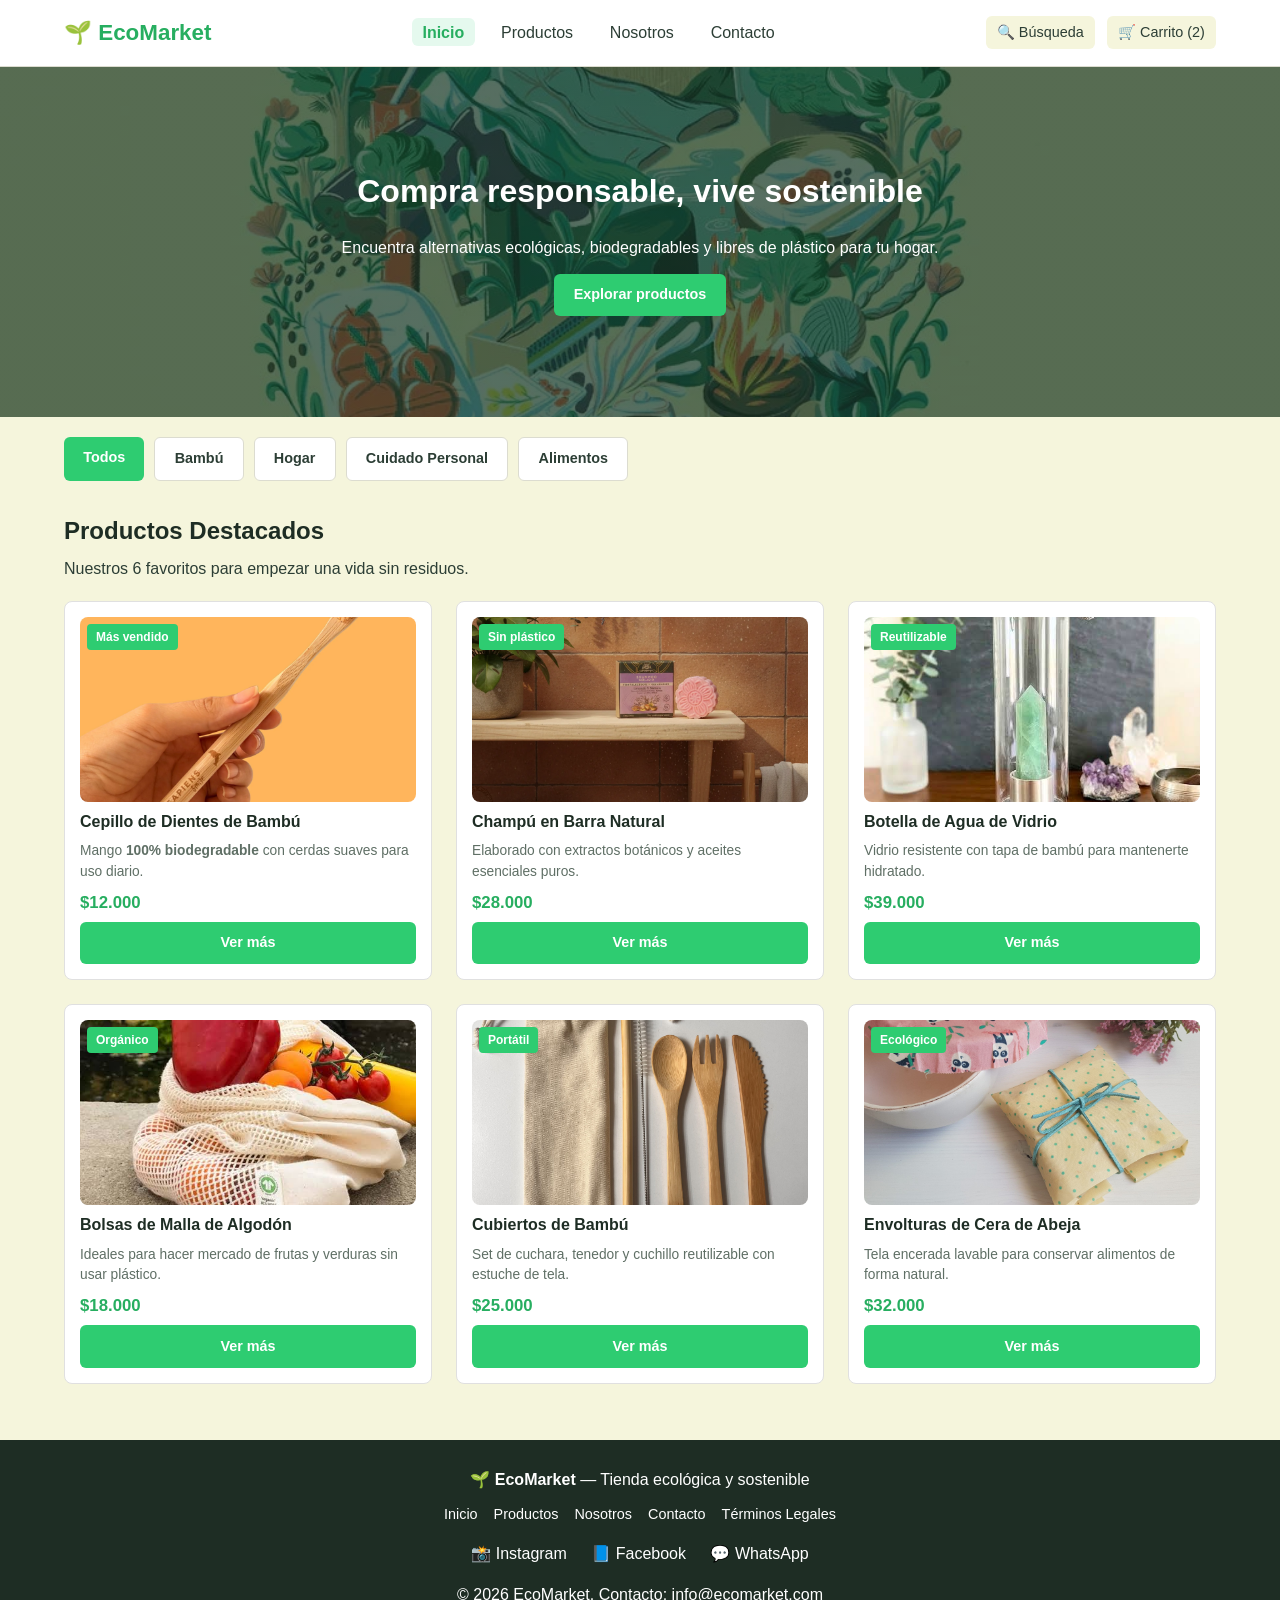
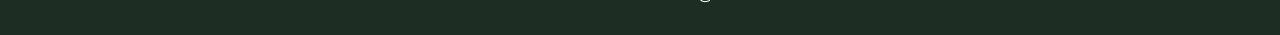
<file: index.html>
<!DOCTYPE html>
<html lang="es">
<head>
  <meta charset="UTF-8">
  <meta name="viewport" content="width=device-width, initial-scale=1.0">
  <title>EcoMarket | Compra responsable, vive sostenible</title>
  <meta name="description" content="Tienda en línea de productos ecológicos, reutilizables y sustentables para cuidar nuestro planeta.">
  <link rel="stylesheet" href="css/main.css">
  <link rel="stylesheet" href="css/layout.css">
  <link rel="stylesheet" href="css/components.css">
  <link rel="stylesheet" href="css/animations.css">
</head>
<body>
  <header class="header">
    <div class="contenedor header__contenedor">
      <a href="index.html" class="header__logo">🌱 EcoMarket</a>
      <nav class="header__nav" aria-label="Navegación principal">
        <ul class="header__lista">
          <li class="header__item"><a href="index.html" class="header__enlace header__enlace--activo">Inicio</a></li>
          <li class="header__item"><a href="views/productos.html" class="header__enlace">Productos</a></li>
          <li class="header__item"><a href="views/sobre-nosotros.html" class="header__enlace">Nosotros</a></li>
          <li class="header__item"><a href="views/contacto.html" class="header__enlace">Contacto</a></li>
        </ul>
      </nav>
      <div class="header__acciones">
        <a href="views/productos.html" class="header__icono">🔍 Búsqueda</a>
        <a href="views/productos.html" class="header__icono">🛒 Carrito (2)</a>
      </div>
    </div>
  </header>

  <main>
    <section class="hero">
      <div class="hero__caja">
        <h1>Compra responsable, vive sostenible</h1>
        <p>Encuentra alternativas ecológicas, biodegradables y libres de plástico para tu hogar.</p>
        <a href="views/productos.html" class="btn">Explorar productos</a>
      </div>
    </section>

    <div class="categorias contenedor">
      <a href="views/productos.html" class="btn">Todos</a>
      <a href="views/productos.html" class="btn btn--secundario">Bambú</a>
      <a href="views/productos.html" class="btn btn--secundario">Hogar</a>
      <a href="views/productos.html" class="btn btn--secundario">Cuidado Personal</a>
      <a href="views/productos.html" class="btn btn--secundario">Alimentos</a>
    </div>

    <section class="destacados contenedor">
      <div class="seccion-encabezado">
        <h2>Productos Destacados</h2>
        <p>Nuestros 6 favoritos para empezar una vida sin residuos.</p>
      </div>

      <div class="grid-productos">
        <article class="tarjeta">
          <span class="tarjeta__etiqueta">Más vendido</span>
          <img src="img/products/Cepillo de dientes de bambú.webp" alt="Cepillo de dientes de bambú" class="tarjeta__imagen">
          <div class="tarjeta__cuerpo">
            <h3 class="tarjeta__nombre">Cepillo de Dientes de Bambú</h3>
            <p class="tarjeta__descripcion">Mango <strong>100% biodegradable</strong> con cerdas suaves para uso diario.</p>
            <p class="tarjeta__precio-actual">$12.000</p>
            <a href="views/productos.html" class="btn">Ver más</a>
          </div>
        </article>

        <article class="tarjeta">
          <span class="tarjeta__etiqueta">Sin plástico</span>
          <img src="img/products/Champú en barra.webp" alt="Champú en barra natural" class="tarjeta__imagen">
          <div class="tarjeta__cuerpo">
            <h3 class="tarjeta__nombre">Champú en Barra Natural</h3>
            <p class="tarjeta__descripcion">Elaborado con extractos botánicos y aceites esenciales puros.</p>
            <p class="tarjeta__precio-actual">$28.000</p>
            <a href="views/productos.html" class="btn">Ver más</a>
          </div>
        </article>

        <article class="tarjeta">
          <span class="tarjeta__etiqueta">Reutilizable</span>
          <img src="img/products/Termo o botella de agua de vidrio.jpg" alt="Termo o botella de agua de vidrio" class="tarjeta__imagen">
          <div class="tarjeta__cuerpo">
            <h3 class="tarjeta__nombre">Botella de Agua de Vidrio</h3>
            <p class="tarjeta__descripcion">Vidrio resistente con tapa de bambú para mantenerte hidratado.</p>
            <p class="tarjeta__precio-actual">$39.000</p>
            <a href="views/productos.html" class="btn">Ver más</a>
          </div>
        </article>

        <article class="tarjeta">
          <span class="tarjeta__etiqueta">Orgánico</span>
          <img src="img/products/Bolsas de malla de algodón.jpg" alt="Bolsas de malla de algodón" class="tarjeta__imagen">
          <div class="tarjeta__cuerpo">
            <h3 class="tarjeta__nombre">Bolsas de Malla de Algodón</h3>
            <p class="tarjeta__descripcion">Ideales para hacer mercado de frutas y verduras sin usar plástico.</p>
            <p class="tarjeta__precio-actual">$18.000</p>
            <a href="views/productos.html" class="btn">Ver más</a>
          </div>
        </article>

        <article class="tarjeta">
          <span class="tarjeta__etiqueta">Portátil</span>
          <img src="img/products/Cubiertos de bambú para llevar.jpg" alt="Cubiertos de bambú para llevar" class="tarjeta__imagen">
          <div class="tarjeta__cuerpo">
            <h3 class="tarjeta__nombre">Cubiertos de Bambú</h3>
            <p class="tarjeta__descripcion">Set de cuchara, tenedor y cuchillo reutilizable con estuche de tela.</p>
            <p class="tarjeta__precio-actual">$25.000</p>
            <a href="views/productos.html" class="btn">Ver más</a>
          </div>
        </article>

        <article class="tarjeta">
          <span class="tarjeta__etiqueta">Ecológico</span>
          <img src="img/products/Envolturas de cera de abeja.jpg" alt="Envolturas de cera de abeja" class="tarjeta__imagen">
          <div class="tarjeta__cuerpo">
            <h3 class="tarjeta__nombre">Envolturas de Cera de Abeja</h3>
            <p class="tarjeta__descripcion">Tela encerada lavable para conservar alimentos de forma natural.</p>
            <p class="tarjeta__precio-actual">$32.000</p>
            <a href="views/productos.html" class="btn">Ver más</a>
          </div>
        </article>
      </div>
    </section>
  </main>

  <footer class="footer">
    <div class="contenedor footer__contenedor">
      <p><strong>🌱 EcoMarket</strong> — Tienda ecológica y sostenible</p>
      <ul class="footer__enlaces">
        <li><a href="index.html">Inicio</a></li>
        <li><a href="views/productos.html">Productos</a></li>
        <li><a href="views/sobre-nosotros.html">Nosotros</a></li>
        <li><a href="views/contacto.html">Contacto</a></li>
        <li><a href="views/sobre-nosotros.html">Términos Legales</a></li>
      </ul>
      <div>
        <a href="https://instagram.com" target="_blank" rel="noopener" class="icono-red">📸 Instagram</a>
        <a href="https://facebook.com" target="_blank" rel="noopener" class="icono-red">📘 Facebook</a>
        <a href="https://whatsapp.com" target="_blank" rel="noopener" class="icono-red">💬 WhatsApp</a>
      </div>
      <p>&copy; 2026 EcoMarket. Contacto: info@ecomarket.com</p>
    </div>
  </footer>
</body>
</html>
</file>
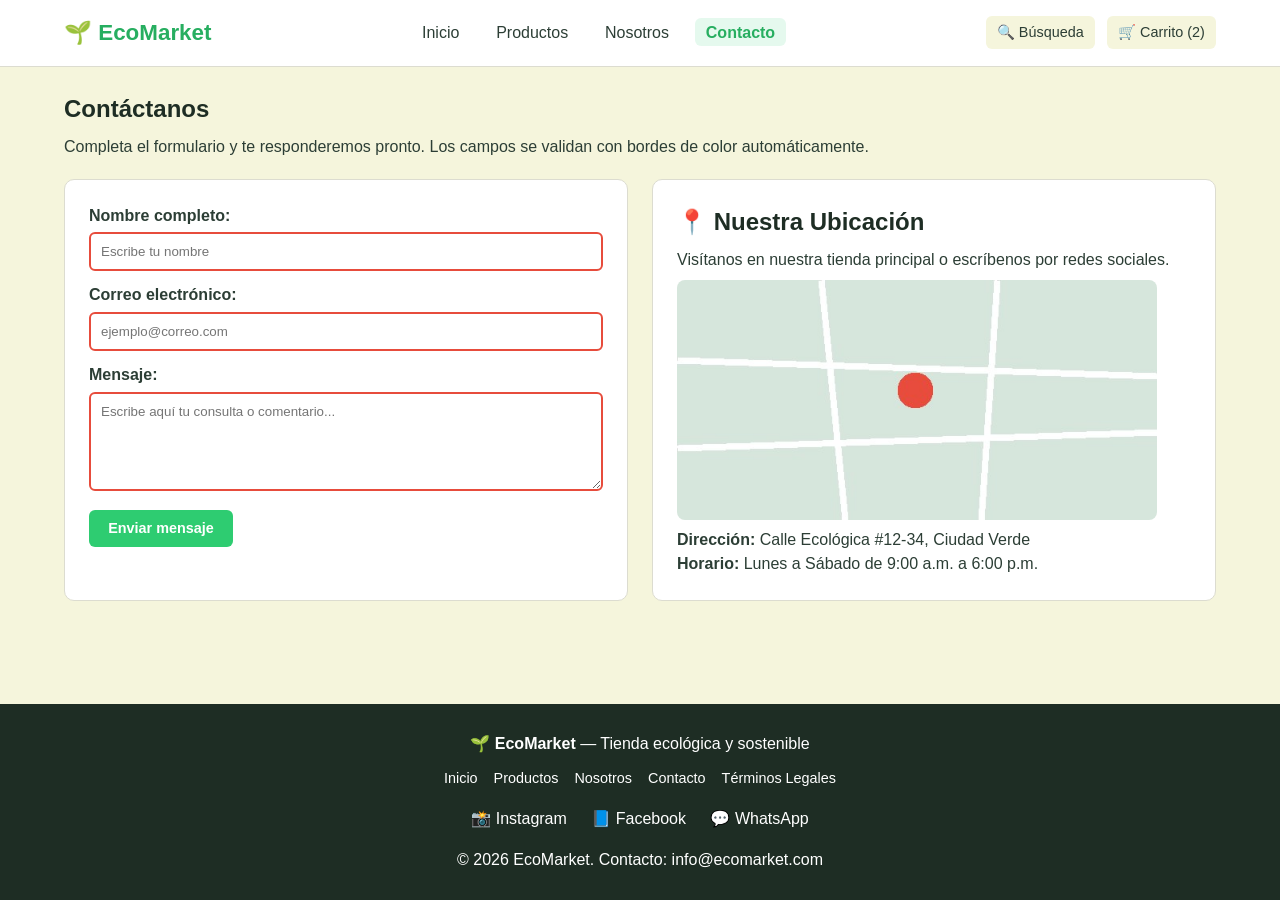
<file: views/contacto.html>
<!DOCTYPE html>
<html lang="es">
<head>
  <meta charset="UTF-8">
  <meta name="viewport" content="width=device-width, initial-scale=1.0">
  <title>Contacto | EcoMarket</title>
  <meta name="description" content="Ponte en contacto con el equipo de EcoMarket para resolver tus dudas sobre productos ecológicos.">
  <link rel="stylesheet" href="../css/main.css">
  <link rel="stylesheet" href="../css/layout.css">
  <link rel="stylesheet" href="../css/components.css">
  <link rel="stylesheet" href="../css/animations.css">
</head>
<body>
  <header class="header">
    <div class="contenedor header__contenedor">
      <a href="../index.html" class="header__logo">🌱 EcoMarket</a>
      <nav class="header__nav" aria-label="Navegación principal">
        <ul class="header__lista">
          <li class="header__item"><a href="../index.html" class="header__enlace">Inicio</a></li>
          <li class="header__item"><a href="productos.html" class="header__enlace">Productos</a></li>
          <li class="header__item"><a href="sobre-nosotros.html" class="header__enlace">Nosotros</a></li>
          <li class="header__item"><a href="contacto.html" class="header__enlace header__enlace--activo">Contacto</a></li>
        </ul>
      </nav>
      <div class="header__acciones">
        <a href="productos.html" class="header__icono">🔍 Búsqueda</a>
        <a href="productos.html" class="header__icono">🛒 Carrito (2)</a>
      </div>
    </div>
  </header>

  <main class="contenedor">
    <section class="contacto-seccion">
      <div class="seccion-encabezado">
        <h1>Contáctanos</h1>
        <p>Completa el formulario y te responderemos pronto. Los campos se validan con bordes de color automáticamente.</p>
      </div>

      <div class="contacto-grid">
        <form class="form-contacto" action="#" method="GET">
          <label for="nombre">Nombre completo:</label>
          <input type="text" id="nombre" name="nombre" placeholder="Escribe tu nombre" required>

          <label for="email">Correo electrónico:</label>
          <input type="email" id="email" name="email" placeholder="ejemplo@correo.com" required>

          <label for="mensaje">Mensaje:</label>
          <textarea id="mensaje" name="mensaje" rows="5" placeholder="Escribe aquí tu consulta o comentario..." required></textarea>

          <button type="submit" class="btn">Enviar mensaje</button>
        </form>

        <div class="ubicacion">
          <h2>📍 Nuestra Ubicación</h2>
          <p>Visítanos en nuestra tienda principal o escríbenos por redes sociales.</p>
          <img src="../img/mapa.jpg" alt="Mapa de ubicación de la sede EcoMarket" class="img-mapa">
          <p><strong>Dirección:</strong> Calle Ecológica #12-34, Ciudad Verde</p>
          <p><strong>Horario:</strong> Lunes a Sábado de 9:00 a.m. a 6:00 p.m.</p>
        </div>
      </div>
    </section>
  </main>

  <footer class="footer">
    <div class="contenedor footer__contenedor">
      <p><strong>🌱 EcoMarket</strong> — Tienda ecológica y sostenible</p>
      <ul class="footer__enlaces">
        <li><a href="../index.html">Inicio</a></li>
        <li><a href="productos.html">Productos</a></li>
        <li><a href="sobre-nosotros.html">Nosotros</a></li>
        <li><a href="contacto.html">Contacto</a></li>
        <li><a href="sobre-nosotros.html">Términos Legales</a></li>
      </ul>
      <div class="redes-sociales">
        <a href="https://instagram.com" target="_blank" rel="noopener" class="icono-red" aria-label="Instagram">📸 Instagram</a>
        <a href="https://facebook.com" target="_blank" rel="noopener" class="icono-red" aria-label="Facebook">📘 Facebook</a>
        <a href="https://whatsapp.com" target="_blank" rel="noopener" class="icono-red" aria-label="WhatsApp">💬 WhatsApp</a>
      </div>
      <p>&copy; 2026 EcoMarket. Contacto: info@ecomarket.com</p>
    </div>
  </footer>
</body>
</html>
</file>
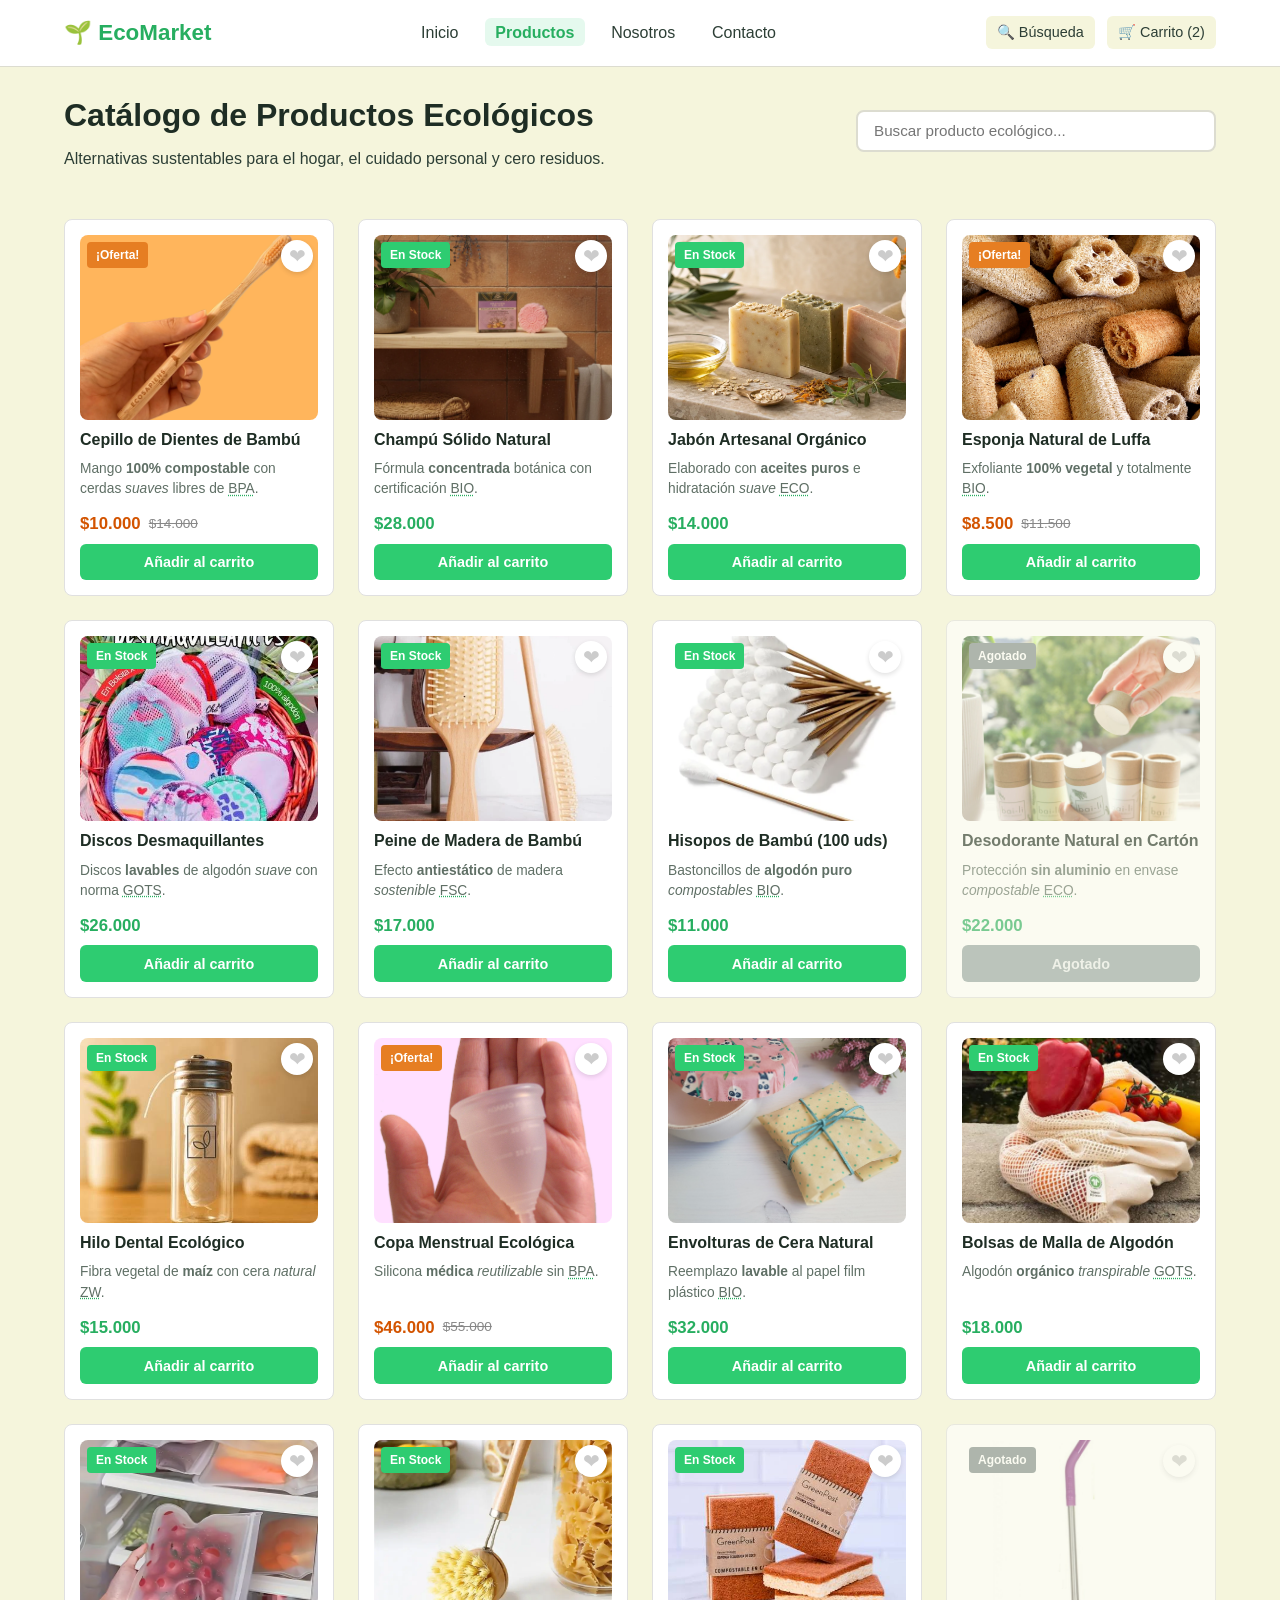
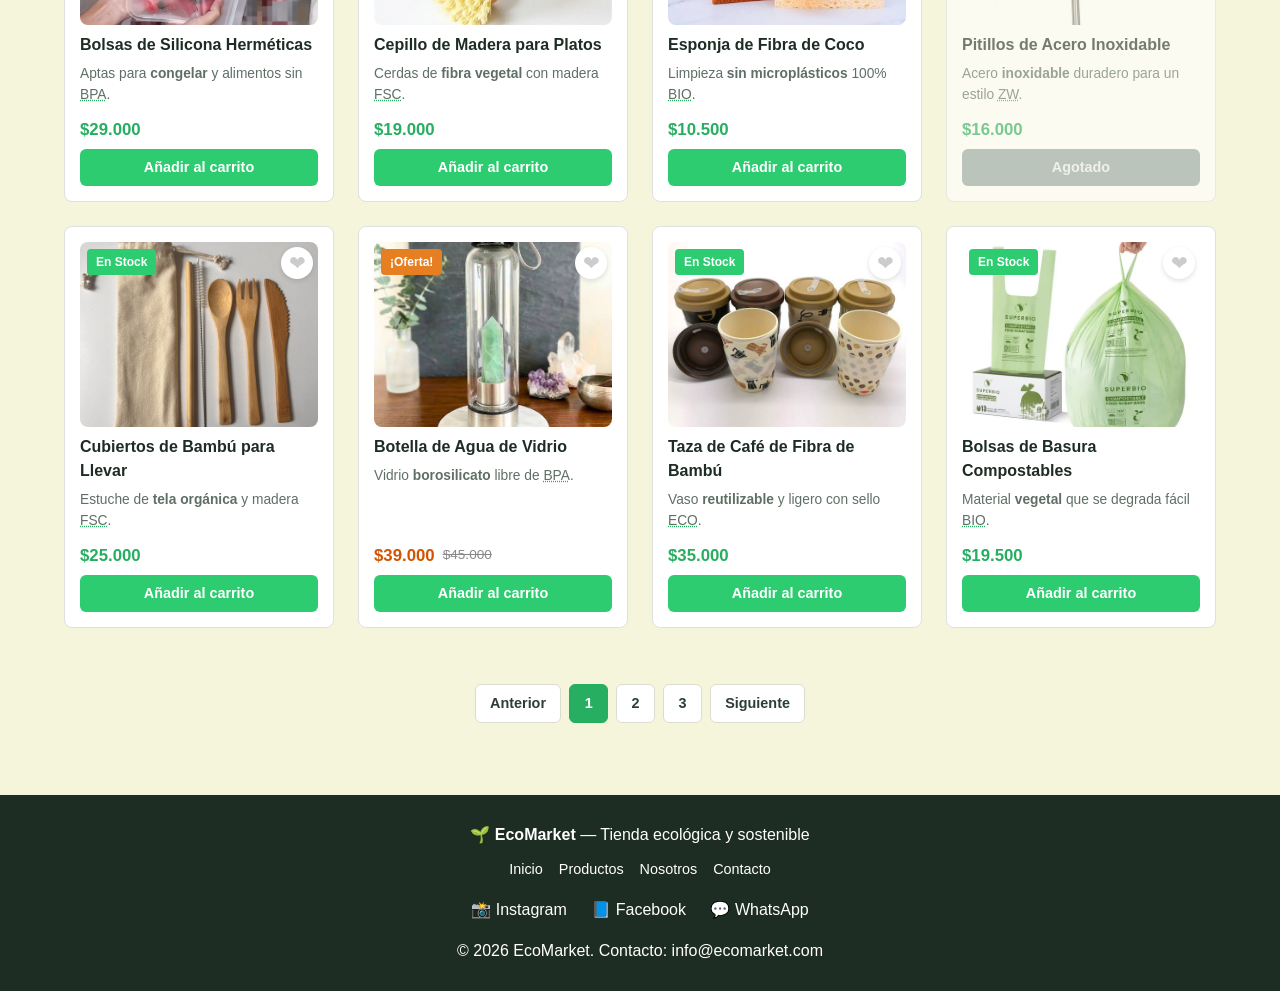
<file: views/productos.html>
﻿<!DOCTYPE html>
<html lang="es">
<head>
  <meta charset="UTF-8">
  <meta name="viewport" content="width=device-width, initial-scale=1.0">
  <title>Catálogo de Productos Sostenibles | EcoMarket</title>
  <meta name="description" content="Explora el catálogo de 20 productos ecológicos, biodegradables y libres de plástico de EcoMarket para un estilo de vida sustentable.">
  <link rel="stylesheet" href="../css/main.css">
  <link rel="stylesheet" href="../css/layout.css">
  <link rel="stylesheet" href="../css/components.css">
  <link rel="stylesheet" href="../css/animations.css">
</head>
<body>
  <header class="header">
    <div class="contenedor header__contenedor">
      <a href="../index.html" class="header__logo">🌱 EcoMarket</a>
      <nav class="header__nav" aria-label="Navegación principal">
        <ul class="header__lista">
          <li class="header__item"><a href="../index.html" class="header__enlace">Inicio</a></li>
          <li class="header__item"><a href="productos.html" class="header__enlace header__enlace--activo">Productos</a></li>
          <li class="header__item"><a href="sobre-nosotros.html" class="header__enlace">Nosotros</a></li>
          <li class="header__item"><a href="contacto.html" class="header__enlace">Contacto</a></li>
        </ul>
      </nav>
      <div class="header__acciones">
        <a href="#buscador-catalogo" class="header__icono" aria-label="Ir al buscador">🔍 Búsqueda</a>
        <a href="productos.html" class="header__icono" aria-label="Ver carrito de compras">🛒 Carrito (2)</a>
      </div>
    </div>
  </header>

  <main class="catalogo contenedor">
    <div class="catalogo__barra-superior">
      <div class="catalogo__encabezado">
        <h1 class="catalogo__titulo">Catálogo de Productos Ecológicos</h1>
        <p class="catalogo__subtitulo">Alternativas sustentables para el hogar, el cuidado personal y cero residuos.</p>
      </div>
      <form class="buscador" role="search">
        <input type="search" id="buscador-catalogo" class="buscador__input" placeholder="Buscar producto ecológico...">
      </form>
    </div>

    <div class="catalogo__layout">
      <div class="catalogo__contenido">
        <section class="catalogo__grid" aria-label="Listado de 20 productos ecológicos">
          <!-- 1. cepillo-bambu.jpg -->
          <article class="tarjeta tarjeta--descuento">
            <span class="tarjeta__etiqueta tarjeta__etiqueta--oferta">¡Oferta!</span>
            <input type="checkbox" id="fav-1" class="tarjeta__fav-check" hidden>
            <label for="fav-1" class="tarjeta__fav-label" aria-label="Favorito">❤</label>
            <img src="../img/products/cepillo-bambu.jpg" alt="Cepillo dental de bambú ecológico con cerdas suaves" class="tarjeta__imagen" width="320" height="220">
            <div class="tarjeta__cuerpo">
              <h3 class="tarjeta__nombre">Cepillo de Dientes de Bambú</h3>
              <p class="tarjeta__descripcion">Mango <strong>100% compostable</strong> con cerdas <em>suaves</em> libres de <abbr title="Bisfenol A">BPA</abbr>.</p>
              <div class="tarjeta__precios">
                <span class="tarjeta__precio-actual">$10.000</span>
                <s class="tarjeta__precio-anterior">$14.000</s>
              </div>
              <button type="button" class="btn">Añadir al carrito</button>
            </div>
          </article>

          <!-- 2. champu-solido.jpg -->
          <article class="tarjeta">
            <span class="tarjeta__etiqueta">En Stock</span>
            <input type="checkbox" id="fav-2" class="tarjeta__fav-check" hidden>
            <label for="fav-2" class="tarjeta__fav-label" aria-label="Favorito">❤</label>
            <img src="../img/products/champu-solido.jpg" alt="Champú sólido artesanal con aceites esenciales naturales" class="tarjeta__imagen" width="320" height="220">
            <div class="tarjeta__cuerpo">
              <h3 class="tarjeta__nombre">Champú Sólido Natural</h3>
              <p class="tarjeta__descripcion">Fórmula <strong>concentrada</strong> botánica con certificación <abbr title="Biodegradable">BIO</abbr>.</p>
              <div class="tarjeta__precios">
                <span class="tarjeta__precio-actual">$28.000</span>
              </div>
              <button type="button" class="btn">Añadir al carrito</button>
            </div>
          </article>

          <!-- 3. jabon-organico.jpg -->
          <article class="tarjeta">
            <span class="tarjeta__etiqueta">En Stock</span>
            <input type="checkbox" id="fav-3" class="tarjeta__fav-check" hidden>
            <label for="fav-3" class="tarjeta__fav-label" aria-label="Favorito">❤</label>
            <img src="../img/products/jabon-organico.jpg" alt="Jabón artesanal orgánico saponificado en frío" class="tarjeta__imagen" width="320" height="220">
            <div class="tarjeta__cuerpo">
              <h3 class="tarjeta__nombre">Jabón Artesanal Orgánico</h3>
              <p class="tarjeta__descripcion">Elaborado con <strong>aceites puros</strong> e hidratación <em>suave</em> <abbr title="Ecológico">ECO</abbr>.</p>
              <div class="tarjeta__precios">
                <span class="tarjeta__precio-actual">$14.000</span>
              </div>
              <button type="button" class="btn">Añadir al carrito</button>
            </div>
          </article>

          <!-- 4. esponja-luffa.jpg -->
          <article class="tarjeta tarjeta--descuento">
            <span class="tarjeta__etiqueta tarjeta__etiqueta--oferta">¡Oferta!</span>
            <input type="checkbox" id="fav-4" class="tarjeta__fav-check" hidden>
            <label for="fav-4" class="tarjeta__fav-label" aria-label="Favorito">❤</label>
            <img src="../img/products/esponja-luffa.jpg" alt="Esponja vegetal de luffa para baño y ducha" class="tarjeta__imagen" width="320" height="220">
            <div class="tarjeta__cuerpo">
              <h3 class="tarjeta__nombre">Esponja Natural de Luffa</h3>
              <p class="tarjeta__descripcion">Exfoliante <strong>100% vegetal</strong> y totalmente <abbr title="Biodegradable">BIO</abbr>.</p>
              <div class="tarjeta__precios">
                <span class="tarjeta__precio-actual">$8.500</span>
                <s class="tarjeta__precio-anterior">$11.500</s>
              </div>
              <button type="button" class="btn">Añadir al carrito</button>
            </div>
          </article>

          <!-- 5. discos-desmaquillantes.jpg -->
          <article class="tarjeta">
            <span class="tarjeta__etiqueta">En Stock</span>
            <input type="checkbox" id="fav-5" class="tarjeta__fav-check" hidden>
            <label for="fav-5" class="tarjeta__fav-label" aria-label="Favorito">❤</label>
            <img src="../img/products/discos-desmaquillantes.jpg" alt="Discos desmaquillantes lavables de algodón orgánico" class="tarjeta__imagen" width="320" height="220">
            <div class="tarjeta__cuerpo">
              <h3 class="tarjeta__nombre">Discos Desmaquillantes</h3>
              <p class="tarjeta__descripcion">Discos <strong>lavables</strong> de algodón <em>suave</em> con norma <abbr title="Global Organic Textile Standard">GOTS</abbr>.</p>
              <div class="tarjeta__precios">
                <span class="tarjeta__precio-actual">$26.000</span>
              </div>
              <button type="button" class="btn">Añadir al carrito</button>
            </div>
          </article>

          <!-- 6. peine-madera.jpg -->
          <article class="tarjeta">
            <span class="tarjeta__etiqueta">En Stock</span>
            <input type="checkbox" id="fav-6" class="tarjeta__fav-check" hidden>
            <label for="fav-6" class="tarjeta__fav-label" aria-label="Favorito">❤</label>
            <img src="../img/products/peine-madera.jpg" alt="Peine antiestático de madera pulida natural" class="tarjeta__imagen" width="320" height="220">
            <div class="tarjeta__cuerpo">
              <h3 class="tarjeta__nombre">Peine de Madera de Bambú</h3>
              <p class="tarjeta__descripcion">Efecto <strong>antiestático</strong> de madera <em>sostenible</em> <abbr title="Forest Stewardship Council">FSC</abbr>.</p>
              <div class="tarjeta__precios">
                <span class="tarjeta__precio-actual">$17.000</span>
              </div>
              <button type="button" class="btn">Añadir al carrito</button>
            </div>
          </article>

          <!-- 7. hisopos-bambu.jpg -->
          <article class="tarjeta">
            <span class="tarjeta__etiqueta">En Stock</span>
            <input type="checkbox" id="fav-7" class="tarjeta__fav-check" hidden>
            <label for="fav-7" class="tarjeta__fav-label" aria-label="Favorito">❤</label>
            <img src="../img/products/hisopos-bambu.jpg" alt="Hisopos biodegradables de bambú y algodón" class="tarjeta__imagen" width="320" height="220">
            <div class="tarjeta__cuerpo">
              <h3 class="tarjeta__nombre">Hisopos de Bambú (100 uds)</h3>
              <p class="tarjeta__descripcion">Bastoncillos de <strong>algodón puro</strong> <em>compostables</em> <abbr title="Biodegradable">BIO</abbr>.</p>
              <div class="tarjeta__precios">
                <span class="tarjeta__precio-actual">$11.000</span>
              </div>
              <button type="button" class="btn">Añadir al carrito</button>
            </div>
          </article>

          <!-- 8. desodorante-natural.jpg (AGOTADO 1) -->
          <article class="tarjeta tarjeta--agotado">
            <span class="tarjeta__etiqueta tarjeta__etiqueta--agotado">Agotado</span>
            <input type="checkbox" id="fav-8" class="tarjeta__fav-check" hidden>
            <label for="fav-8" class="tarjeta__fav-label" aria-label="Favorito">❤</label>
            <img src="../img/products/desodorante-natural.jpg" alt="Desodorante natural en empaque de cartón reciclable" class="tarjeta__imagen" width="320" height="220">
            <div class="tarjeta__cuerpo">
              <h3 class="tarjeta__nombre">Desodorante Natural en Cartón</h3>
              <p class="tarjeta__descripcion">Protección <strong>sin aluminio</strong> en envase <em>compostable</em> <abbr title="Ecológico">ECO</abbr>.</p>
              <div class="tarjeta__precios">
                <span class="tarjeta__precio-actual">$22.000</span>
              </div>
              <button type="button" class="btn" disabled>Agotado</button>
            </div>
          </article>

          <!-- 9. hilo-dental.jpg -->
          <article class="tarjeta">
            <span class="tarjeta__etiqueta">En Stock</span>
            <input type="checkbox" id="fav-9" class="tarjeta__fav-check" hidden>
            <label for="fav-9" class="tarjeta__fav-label" aria-label="Favorito">❤</label>
            <img src="../img/products/hilo-dental.jpg" alt="Hilo dental vegetal en frasco de vidrio recargable" class="tarjeta__imagen" width="320" height="220">
            <div class="tarjeta__cuerpo">
              <h3 class="tarjeta__nombre">Hilo Dental Ecológico</h3>
              <p class="tarjeta__descripcion">Fibra vegetal de <strong>maíz</strong> con cera <em>natural</em> <abbr title="Zero Waste / Basura Cero">ZW</abbr>.</p>
              <div class="tarjeta__precios">
                <span class="tarjeta__precio-actual">$15.000</span>
              </div>
              <button type="button" class="btn">Añadir al carrito</button>
            </div>
          </article>

          <!-- 10. copa-menstrual.jpg -->
          <article class="tarjeta tarjeta--descuento">
            <span class="tarjeta__etiqueta tarjeta__etiqueta--oferta">¡Oferta!</span>
            <input type="checkbox" id="fav-10" class="tarjeta__fav-check" hidden>
            <label for="fav-10" class="tarjeta__fav-label" aria-label="Favorito">❤</label>
            <img src="../img/products/copa-menstrual.jpg" alt="Copa menstrual reutilizable de grado médico" class="tarjeta__imagen" width="320" height="220">
            <div class="tarjeta__cuerpo">
              <h3 class="tarjeta__nombre">Copa Menstrual Ecológica</h3>
              <p class="tarjeta__descripcion">Silicona <strong>médica</strong> <em>reutilizable</em> sin <abbr title="Bisfenol A">BPA</abbr>.</p>
              <div class="tarjeta__precios">
                <span class="tarjeta__precio-actual">$46.000</span>
                <s class="tarjeta__precio-anterior">$55.000</s>
              </div>
              <button type="button" class="btn">Añadir al carrito</button>
            </div>
          </article>

          <!-- 11. envoltura-cera.jpg -->
          <article class="tarjeta">
            <span class="tarjeta__etiqueta">En Stock</span>
            <input type="checkbox" id="fav-11" class="tarjeta__fav-check" hidden>
            <label for="fav-11" class="tarjeta__fav-label" aria-label="Favorito">❤</label>
            <img src="../img/products/envoltura-cera.jpg" alt="Envolturas de tela encerada reutilizables para alimentos" class="tarjeta__imagen" width="320" height="220">
            <div class="tarjeta__cuerpo">
              <h3 class="tarjeta__nombre">Envolturas de Cera Natural</h3>
              <p class="tarjeta__descripcion">Reemplazo <strong>lavable</strong> al papel film plástico <abbr title="Biodegradable">BIO</abbr>.</p>
              <div class="tarjeta__precios">
                <span class="tarjeta__precio-actual">$32.000</span>
              </div>
              <button type="button" class="btn">Añadir al carrito</button>
            </div>
          </article>

          <!-- 12. bolsas-malla.jpg -->
          <article class="tarjeta">
            <span class="tarjeta__etiqueta">En Stock</span>
            <input type="checkbox" id="fav-12" class="tarjeta__fav-check" hidden>
            <label for="fav-12" class="tarjeta__fav-label" aria-label="Favorito">❤</label>
            <img src="../img/products/bolsas-malla.jpg" alt="Bolsas de malla de algodón reutilizables para mercado" class="tarjeta__imagen" width="320" height="220">
            <div class="tarjeta__cuerpo">
              <h3 class="tarjeta__nombre">Bolsas de Malla de Algodón</h3>
              <p class="tarjeta__descripcion">Algodón <strong>orgánico</strong> <em>transpirable</em> <abbr title="Global Organic Textile Standard">GOTS</abbr>.</p>
              <div class="tarjeta__precios">
                <span class="tarjeta__precio-actual">$18.000</span>
              </div>
              <button type="button" class="btn">Añadir al carrito</button>
            </div>
          </article>

          <!-- 13. bolsas-silicona.jpg -->
          <article class="tarjeta">
            <span class="tarjeta__etiqueta">En Stock</span>
            <input type="checkbox" id="fav-13" class="tarjeta__fav-check" hidden>
            <label for="fav-13" class="tarjeta__fav-label" aria-label="Favorito">❤</label>
            <img src="../img/products/bolsas-silicona.jpg" alt="Bolsas de silicona herméticas reutilizables" class="tarjeta__imagen" width="320" height="220">
            <div class="tarjeta__cuerpo">
              <h3 class="tarjeta__nombre">Bolsas de Silicona Herméticas</h3>
              <p class="tarjeta__descripcion">Aptas para <strong>congelar</strong> y alimentos sin <abbr title="Bisfenol A">BPA</abbr>.</p>
              <div class="tarjeta__precios">
                <span class="tarjeta__precio-actual">$29.000</span>
              </div>
              <button type="button" class="btn">Añadir al carrito</button>
            </div>
          </article>

          <!-- 14. cepillo-platos.jpg -->
          <article class="tarjeta">
            <span class="tarjeta__etiqueta">En Stock</span>
            <input type="checkbox" id="fav-14" class="tarjeta__fav-check" hidden>
            <label for="fav-14" class="tarjeta__fav-label" aria-label="Favorito">❤</label>
            <img src="../img/products/cepillo-platos.jpg" alt="Cepillo de madera y cerdas vegetales para fregar platos" class="tarjeta__imagen" width="320" height="220">
            <div class="tarjeta__cuerpo">
              <h3 class="tarjeta__nombre">Cepillo de Madera para Platos</h3>
              <p class="tarjeta__descripcion">Cerdas de <strong>fibra vegetal</strong> con madera <abbr title="Forest Stewardship Council">FSC</abbr>.</p>
              <div class="tarjeta__precios">
                <span class="tarjeta__precio-actual">$19.000</span>
              </div>
              <button type="button" class="btn">Añadir al carrito</button>
            </div>
          </article>

          <!-- 15. esponja-coco.jpg -->
          <article class="tarjeta">
            <span class="tarjeta__etiqueta">En Stock</span>
            <input type="checkbox" id="fav-15" class="tarjeta__fav-check" hidden>
            <label for="fav-15" class="tarjeta__fav-label" aria-label="Favorito">❤</label>
            <img src="../img/products/esponja-coco.jpg" alt="Esponja de fibra de coco ecológica para cocina" class="tarjeta__imagen" width="320" height="220">
            <div class="tarjeta__cuerpo">
              <h3 class="tarjeta__nombre">Esponja de Fibra de Coco</h3>
              <p class="tarjeta__descripcion">Limpieza <strong>sin microplásticos</strong> 100% <abbr title="Biodegradable">BIO</abbr>.</p>
              <div class="tarjeta__precios">
                <span class="tarjeta__precio-actual">$10.500</span>
              </div>
              <button type="button" class="btn">Añadir al carrito</button>
            </div>
          </article>

          <!-- 16. pitillos-acero.jpg (AGOTADO 2) -->
          <article class="tarjeta tarjeta--agotado">
            <span class="tarjeta__etiqueta tarjeta__etiqueta--agotado">Agotado</span>
            <input type="checkbox" id="fav-16" class="tarjeta__fav-check" hidden>
            <label for="fav-16" class="tarjeta__fav-label" aria-label="Favorito">❤</label>
            <img src="../img/products/pitillos-acero.jpg" alt="Pack de pitillos de acero inoxidable reutilizables" class="tarjeta__imagen" width="320" height="220">
            <div class="tarjeta__cuerpo">
              <h3 class="tarjeta__nombre">Pitillos de Acero Inoxidable</h3>
              <p class="tarjeta__descripcion">Acero <strong>inoxidable</strong> duradero para un estilo <abbr title="Zero Waste / Basura Cero">ZW</abbr>.</p>
              <div class="tarjeta__precios">
                <span class="tarjeta__precio-actual">$16.000</span>
              </div>
              <button type="button" class="btn" disabled>Agotado</button>
            </div>
          </article>

          <!-- 17. cubiertos-bambu.jpg -->
          <article class="tarjeta">
            <span class="tarjeta__etiqueta">En Stock</span>
            <input type="checkbox" id="fav-17" class="tarjeta__fav-check" hidden>
            <label for="fav-17" class="tarjeta__fav-label" aria-label="Favorito">❤</label>
            <img src="../img/products/cubiertos-bambu.jpg" alt="Set portátil de cubiertos de bambú con funda de tela" class="tarjeta__imagen" width="320" height="220">
            <div class="tarjeta__cuerpo">
              <h3 class="tarjeta__nombre">Cubiertos de Bambú para Llevar</h3>
              <p class="tarjeta__descripcion">Estuche de <strong>tela orgánica</strong> y madera <abbr title="Forest Stewardship Council">FSC</abbr>.</p>
              <div class="tarjeta__precios">
                <span class="tarjeta__precio-actual">$25.000</span>
              </div>
              <button type="button" class="btn">Añadir al carrito</button>
            </div>
          </article>

          <!-- 18. botella-vidrio.jpg -->
          <article class="tarjeta tarjeta--descuento">
            <span class="tarjeta__etiqueta tarjeta__etiqueta--oferta">¡Oferta!</span>
            <input type="checkbox" id="fav-18" class="tarjeta__fav-check" hidden>
            <label for="fav-18" class="tarjeta__fav-label" aria-label="Favorito">❤</label>
            <img src="../img/products/botella-vidrio.jpg" alt="Botella de agua de vidrio borosilicato reutilizable" class="tarjeta__imagen" width="320" height="220">
            <div class="tarjeta__cuerpo">
              <h3 class="tarjeta__nombre">Botella de Agua de Vidrio</h3>
              <p class="tarjeta__descripcion">Vidrio <strong>borosilicato</strong> libre de <abbr title="Bisfenol A">BPA</abbr>.</p>
              <div class="tarjeta__precios">
                <span class="tarjeta__precio-actual">$39.000</span>
                <s class="tarjeta__precio-anterior">$45.000</s>
              </div>
              <button type="button" class="btn">Añadir al carrito</button>
            </div>
          </article>

          <!-- 19. taza-cafe.jpg -->
          <article class="tarjeta">
            <span class="tarjeta__etiqueta">En Stock</span>
            <input type="checkbox" id="fav-19" class="tarjeta__fav-check" hidden>
            <label for="fav-19" class="tarjeta__fav-label" aria-label="Favorito">❤</label>
            <img src="../img/products/taza-cafe.jpg" alt="Taza para café reutilizable de fibra de bambú" class="tarjeta__imagen" width="320" height="220">
            <div class="tarjeta__cuerpo">
              <h3 class="tarjeta__nombre">Taza de Café de Fibra de Bambú</h3>
              <p class="tarjeta__descripcion">Vaso <strong>reutilizable</strong> y ligero con sello <abbr title="Ecológico">ECO</abbr>.</p>
              <div class="tarjeta__precios">
                <span class="tarjeta__precio-actual">$35.000</span>
              </div>
              <button type="button" class="btn">Añadir al carrito</button>
            </div>
          </article>

          <!-- 20. bolsas-compostables.jpg -->
          <article class="tarjeta">
            <span class="tarjeta__etiqueta">En Stock</span>
            <input type="checkbox" id="fav-20" class="tarjeta__fav-check" hidden>
            <label for="fav-20" class="tarjeta__fav-label" aria-label="Favorito">❤</label>
            <img src="../img/products/bolsas-compostables.jpg" alt="Bolsas de basura compostables de almidón vegetal" class="tarjeta__imagen" width="320" height="220">
            <div class="tarjeta__cuerpo">
              <h3 class="tarjeta__nombre">Bolsas de Basura Compostables</h3>
              <p class="tarjeta__descripcion">Material <strong>vegetal</strong> que se degrada fácil <abbr title="Biodegradable">BIO</abbr>.</p>
              <div class="tarjeta__precios">
                <span class="tarjeta__precio-actual">$19.500</span>
              </div>
              <button type="button" class="btn">Añadir al carrito</button>
            </div>
          </article>
        </section>

        <nav class="paginacion" aria-label="Paginación del catálogo">
          <a href="#buscador-catalogo" class="paginacion__enlace">Anterior</a>
          <a href="#buscador-catalogo" class="paginacion__enlace paginacion__enlace--activo" aria-current="page">1</a>
          <a href="#buscador-catalogo" class="paginacion__enlace">2</a>
          <a href="#buscador-catalogo" class="paginacion__enlace">3</a>
          <a href="#buscador-catalogo" class="paginacion__enlace">Siguiente</a>
        </nav>
      </div>
    </div>
  </main>

  <footer class="footer">
    <div class="contenedor footer__contenedor">
      <p><strong>🌱 EcoMarket</strong> — Tienda ecológica y sostenible</p>
      <ul class="footer__enlaces">
        <li><a href="../index.html">Inicio</a></li>
        <li><a href="productos.html">Productos</a></li>
        <li><a href="sobre-nosotros.html">Nosotros</a></li>
        <li><a href="contacto.html">Contacto</a></li>
      </ul>
      <div>
        <a href="https://instagram.com" target="_blank" rel="noopener" class="icono-red">📸 Instagram</a>
        <a href="https://facebook.com" target="_blank" rel="noopener" class="icono-red">📘 Facebook</a>
        <a href="https://whatsapp.com" target="_blank" rel="noopener" class="icono-red">💬 WhatsApp</a>
      </div>
      <p>&copy; 2026 EcoMarket. Contacto: <a href="mailto:info@ecomarket.com">info@ecomarket.com</a></p>
    </div>
  </footer>
</body>
</html>
</file>
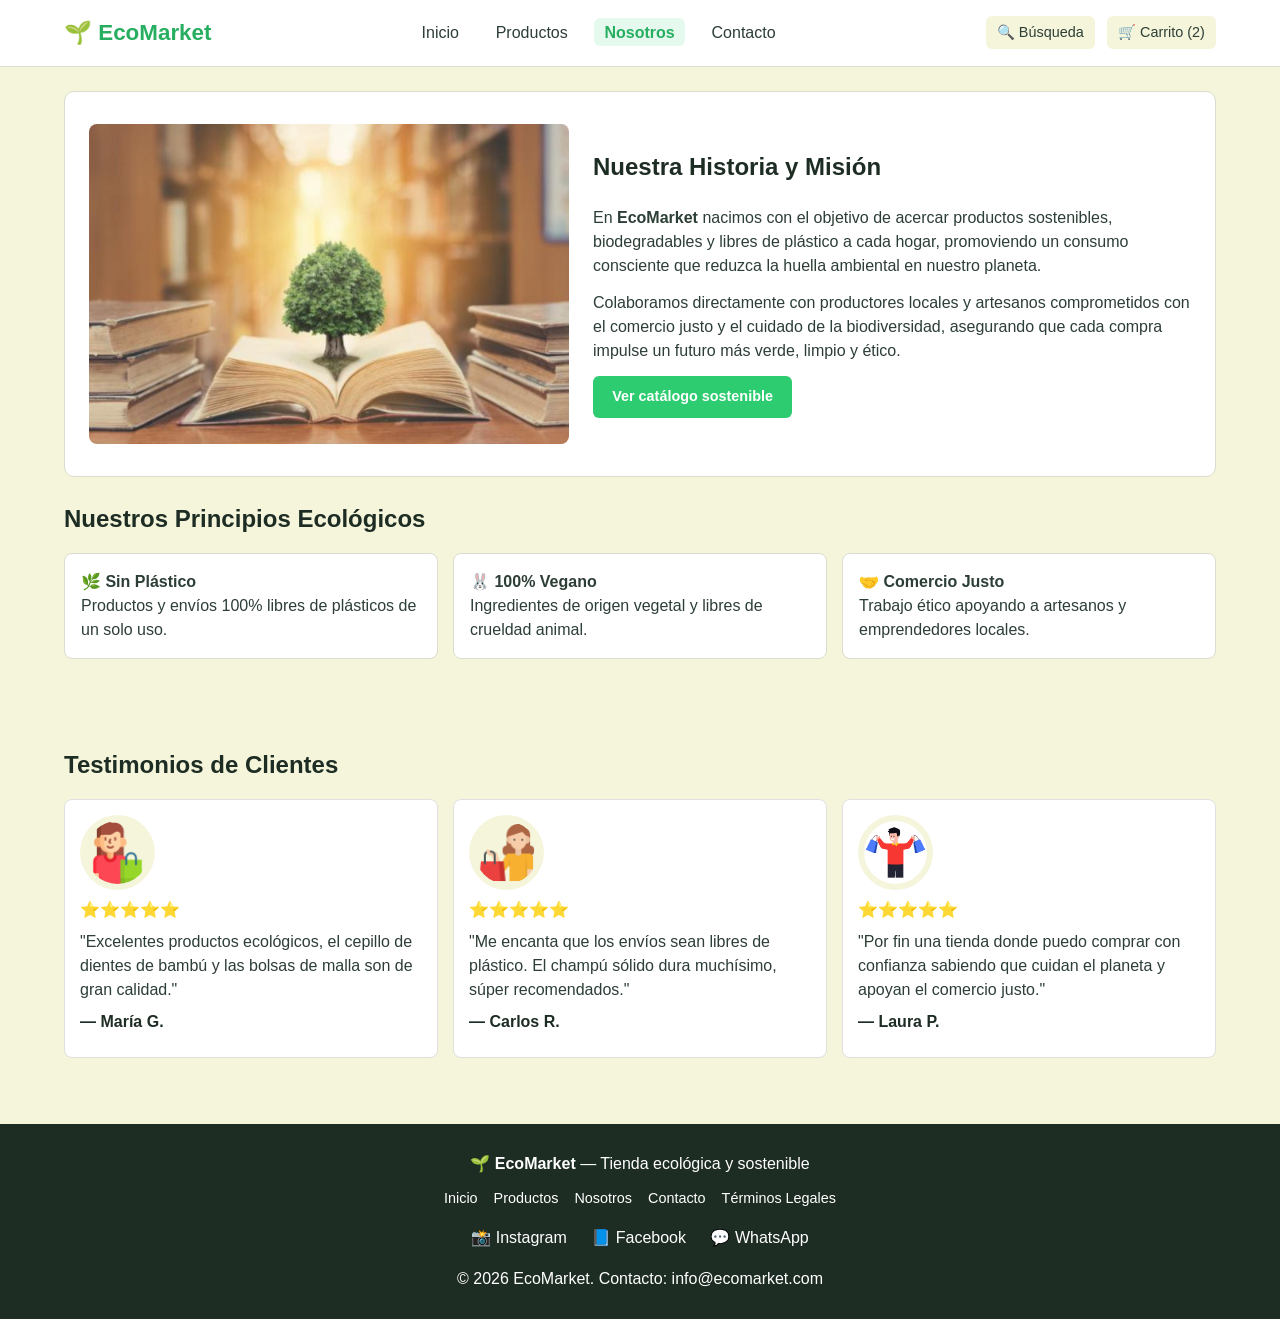
<file: views/sobre-nosotros.html>
<!DOCTYPE html>
<html lang="es">
<head>
  <meta charset="UTF-8">
  <meta name="viewport" content="width=device-width, initial-scale=1.0">
  <title>Sobre Nosotros | EcoMarket</title>
  <meta name="description" content="Conoce la historia, misión y los principios ecológicos de EcoMarket.">
  <link rel="stylesheet" href="../css/main.css">
  <link rel="stylesheet" href="../css/layout.css">
  <link rel="stylesheet" href="../css/components.css">
  <link rel="stylesheet" href="../css/animations.css">
</head>
<body>
  <header class="header">
    <div class="contenedor header__contenedor">
      <a href="../index.html" class="header__logo">🌱 EcoMarket</a>
      <nav class="header__nav" aria-label="Navegación principal">
        <ul class="header__lista">
          <li class="header__item"><a href="../index.html" class="header__enlace">Inicio</a></li>
          <li class="header__item"><a href="productos.html" class="header__enlace">Productos</a></li>
          <li class="header__item"><a href="sobre-nosotros.html" class="header__enlace header__enlace--activo">Nosotros</a></li>
          <li class="header__item"><a href="contacto.html" class="header__enlace">Contacto</a></li>
        </ul>
      </nav>
      <div class="header__acciones">
        <a href="productos.html" class="header__icono">🔍 Búsqueda</a>
        <a href="productos.html" class="header__icono">🛒 Carrito (2)</a>
      </div>
    </div>
  </header>

  <main class="contenedor">
    <section class="sobre-nosotros">
      <div class="historia">
        <img src="../img/historia ecologica.jpg" alt="Libro con un árbol representando la historia ecológica de EcoMarket" class="img-historia">
        <div class="historia__texto">
          <h1>Nuestra Historia y Misión</h1>
          <p>En <strong>EcoMarket</strong> nacimos con el objetivo de acercar productos sostenibles, biodegradables y libres de plástico a cada hogar, promoviendo un consumo consciente que reduzca la huella ambiental en nuestro planeta.</p>
          <p>Colaboramos directamente con productores locales y artesanos comprometidos con el comercio justo y el cuidado de la biodiversidad, asegurando que cada compra impulse un futuro más verde, limpio y ético.</p>
          <a href="productos.html" class="btn">Ver catálogo sostenible</a>
        </div>
      </div>

      <h2 class="subtitulo-seccion">Nuestros Principios Ecológicos</h2>
      <ul class="valores">
        <li>
          <strong>🌿 Sin Plástico</strong>
          <p>Productos y envíos 100% libres de plásticos de un solo uso.</p>
        </li>
        <li>
          <strong>🐰 100% Vegano</strong>
          <p>Ingredientes de origen vegetal y libres de crueldad animal.</p>
        </li>
        <li>
          <strong>🤝 Comercio Justo</strong>
          <p>Trabajo ético apoyando a artesanos y emprendedores locales.</p>
        </li>
      </ul>
    </section>

    <section class="testimonios">
      <h2 class="subtitulo-seccion">Testimonios de Clientes</h2>
      <div class="carrusel">
        <article class="tarjeta tarjeta--testimonio">
          <img src="../img/cliente1.png" alt="Foto de perfil de María G." class="avatar-cliente">
          <p class="estrellas">⭐⭐⭐⭐⭐</p>
          <p>"Excelentes productos ecológicos, el cepillo de dientes de bambú y las bolsas de malla son de gran calidad."</p>
          <h4>— María G.</h4>
        </article>

        <article class="tarjeta tarjeta--testimonio">
          <img src="../img/cliente2.png" alt="Foto de perfil de Carlos R." class="avatar-cliente">
          <p class="estrellas">⭐⭐⭐⭐⭐</p>
          <p>"Me encanta que los envíos sean libres de plástico. El champú sólido dura muchísimo, súper recomendados."</p>
          <h4>— Carlos R.</h4>
        </article>

        <article class="tarjeta tarjeta--testimonio">
          <img src="../img/cliente3.png" alt="Foto de perfil de Laura P." class="avatar-cliente">
          <p class="estrellas">⭐⭐⭐⭐⭐</p>
          <p>"Por fin una tienda donde puedo comprar con confianza sabiendo que cuidan el planeta y apoyan el comercio justo."</p>
          <h4>— Laura P.</h4>
        </article>
      </div>
    </section>
  </main>

  <footer class="footer">
    <div class="contenedor footer__contenedor">
      <p><strong>🌱 EcoMarket</strong> — Tienda ecológica y sostenible</p>
      <ul class="footer__enlaces">
        <li><a href="../index.html">Inicio</a></li>
        <li><a href="productos.html">Productos</a></li>
        <li><a href="sobre-nosotros.html">Nosotros</a></li>
        <li><a href="contacto.html">Contacto</a></li>
        <li><a href="sobre-nosotros.html">Términos Legales</a></li>
      </ul>
      <div>
        <a href="https://instagram.com" target="_blank" rel="noopener" class="icono-red">📸 Instagram</a>
        <a href="https://facebook.com" target="_blank" rel="noopener" class="icono-red">📘 Facebook</a>
        <a href="https://whatsapp.com" target="_blank" rel="noopener" class="icono-red">💬 WhatsApp</a>
      </div>
      <p>&copy; 2026 EcoMarket. Contacto: info@ecomarket.com</p>
    </div>
  </footer>
</body>
</html>
</file>
<file: css/main.css>
/* ==========================================================================
   main.css - Variables, Reseteo y Tipografia Base (EcoMarket)
   ========================================================================== */

/* Variables de color y tipografia (:root) */
:root {
  --color-primary: #2ecc71;
  --color-secondary: #27ae60;
  --color-bg: #f5f5dc;
  --color-white: #ffffff;
  --color-text: #2c3e35;
  --color-muted: #5f6f65;
  --color-border: #dcdcd0;
  --color-danger: #e74c3c;
  --color-warning: #e67e22;
  --font-base: sans-serif;
}

/* Reseteo basico universal */
*,
*::before,
*::after {
  margin: 0;
  padding: 0;
  box-sizing: border-box;
}

body {
  font-family: var(--font-base);
  background-color: var(--color-bg);
  color: var(--color-text);
  line-height: 1.5;
  min-height: 100vh;
  display: flex;
  flex-direction: column;
}

main {
  flex: 1;
}

a {
  text-decoration: none;
  color: inherit;
}

img {
  max-width: 100%;
  display: block;
}

h1,
h2,
h3,
h4 {
  margin-bottom: 0.5rem;
  color: #1e2d24;
}

abbr[title] {
  text-decoration: underline dotted var(--color-secondary);
  cursor: help;
}
</file>
<file: css/layout.css>
﻿/* ==========================================================================
   layout.css - Estructura, Header, Footer, Grids y Responsive Mobile First
   ========================================================================== */

/* Contenedor centralizado */
.contenedor {
  width: 90%;
  max-width: 1200px;
  margin: 0 auto;
}

/* Encabezado y Navegacion Compartida (BEM) */
.header {
  background-color: var(--color-white);
  border-bottom: 1px solid var(--color-border);
  padding: 1rem 0;
}

.header__contenedor {
  display: flex;
  flex-wrap: wrap;
  justify-content: space-between;
  align-items: center;
  gap: 1rem;
}

.header__logo {
  font-size: 1.4rem;
  font-weight: 700;
  color: var(--color-secondary);
}

.header__lista {
  list-style: none;
  display: flex;
  flex-wrap: wrap;
  gap: 1rem;
}

.header__enlace {
  padding: 0.35rem 0.65rem;
  border-radius: 6px;
}

.header__enlace:hover,
.header__enlace--activo {
  color: var(--color-secondary);
  background-color: rgba(46, 204, 113, 0.12);
  font-weight: 700;
}

.header__acciones {
  display: flex;
  gap: 0.75rem;
  align-items: center;
}

.header__icono {
  padding: 0.35rem 0.7rem;
  background-color: var(--color-bg);
  border-radius: 6px;
  font-size: 0.9rem;
}

/* Banner Hero (Home) con imagen fondo.webp */
.hero {
  background-image: linear-gradient(rgba(22, 55, 36, 0.72), rgba(22, 55, 36, 0.72)), url('../img/fondo.webp');
  background-size: cover;
  background-position: center;
  min-height: 350px;
  text-align: center;
  color: var(--color-white);
  display: flex;
  flex-direction: column;
  justify-content: center;
  align-items: center;
  padding: 2rem 1rem;
}

.hero__caja {
  max-width: 650px;
  display: flex;
  flex-direction: column;
  align-items: center;
  gap: 0.85rem;
}

.hero h1 {
  color: var(--color-white);
  font-size: 2rem;
}

.categorias {
  display: flex;
  overflow-x: auto;
  gap: 10px;
  padding: 1.25rem 0 0.5rem;
}

section {
  padding: 1.5rem 0;
}

.seccion-encabezado {
  margin-bottom: 1.25rem;
}

.subtitulo-seccion {
  margin: 1.5rem 0 1rem;
}

/* Grid de Productos Destacados en Home */
.grid-productos {
  display: grid;
  grid-template-columns: repeat(2, 1fr);
  gap: 15px;
}

/* Layout del Catalogo */
.catalogo {
  padding: 1.5rem 0 2.5rem;
}

.catalogo__barra-superior {
  display: flex;
  flex-direction: column;
  gap: 1rem;
  margin-bottom: 1.5rem;
}

.catalogo__layout {
  display: grid;
  grid-template-columns: 1fr;
  gap: 1.5rem;
  align-items: start;
}

/* Sidebar de Filtros (BEM) */
.filtros {
  background-color: var(--color-white);
  padding: 1.25rem;
  border-radius: 8px;
  border: 1px solid var(--color-border);
}

.filtros hr {
  border: none;
  border-top: 1px solid var(--color-border);
  margin: 1rem 0;
}

.filtros__grupo {
  margin-bottom: 0.5rem;
}

.filtros__titulo {
  font-size: 1rem;
  margin-bottom: 0.6rem;
}

.filtros__lista {
  list-style: none;
  display: flex;
  flex-direction: column;
  gap: 0.45rem;
}

.filtros__etiqueta {
  display: flex;
  align-items: center;
  gap: 0.5rem;
  cursor: pointer;
  font-size: 0.92rem;
}

.filtros__rango {
  width: 100%;
  accent-color: var(--color-secondary);
}

.filtros__valor {
  font-size: 0.85rem;
  color: var(--color-muted);
}

/* Grid del Catalogo - Base Movil 360px (1 columna) */
.catalogo__grid {
  display: grid;
  grid-template-columns: 1fr;
  gap: 1.5rem;
}

/* Secciones de Sobre Nosotros */
.historia {
  background-color: var(--color-white);
  padding: 1.5rem;
  border-radius: 10px;
  border: 1px solid var(--color-border);
  display: flex;
  flex-direction: column;
  gap: 1.5rem;
  align-items: center;
}

.historia__texto {
  display: flex;
  flex-direction: column;
  gap: 0.8rem;
  align-items: flex-start;
}

.valores {
  list-style: none;
  display: flex;
  flex-wrap: wrap;
  gap: 15px;
  margin: 1rem 0;
}

.valores li {
  flex: 1 1 220px;
  background: var(--color-white);
  padding: 1rem;
  border-radius: 8px;
  border: 1px solid var(--color-border);
}

.carrusel {
  display: flex;
  overflow-x: auto;
  gap: 15px;
  padding-bottom: 10px;
}

.carrusel .tarjeta {
  min-width: 260px;
  flex: 1;
}

/* Seccion Contacto */
.contacto-grid {
  display: grid;
  grid-template-columns: 1fr;
  gap: 1.5rem;
}

.form-contacto,
.ubicacion {
  background-color: var(--color-white);
  padding: 1.5rem;
  border-radius: 10px;
  border: 1px solid var(--color-border);
}

.form-contacto label {
  display: block;
  font-weight: 600;
  margin-bottom: 0.3rem;
}

form input,
form textarea {
  width: 100%;
  padding: 10px;
  margin-bottom: 12px;
  border-radius: 6px;
  border: 1px solid var(--color-border);
  font-family: inherit;
}

/* Pie de Pagina Compartido */
.footer {
  background-color: #1e2d24;
  color: var(--color-white);
  text-align: center;
  padding: 1.75rem 1rem;
  margin-top: 2rem;
}

.footer__contenedor {
  display: flex;
  flex-direction: column;
  gap: 0.75rem;
  align-items: center;
}

.footer__enlaces {
  list-style: none;
  display: flex;
  flex-wrap: wrap;
  gap: 1rem;
  justify-content: center;
  font-size: 0.9rem;
}

/* Media Queries Responsive: Tablet (>= 600px) */
@media (min-width: 600px) {
  .catalogo__barra-superior {
    flex-direction: row;
    justify-content: space-between;
    align-items: center;
  }

  .catalogo__grid {
    grid-template-columns: repeat(2, 1fr);
  }
}

/* Media Queries Responsive: Desktop (>= 1024px) */
@media (min-width: 1024px) {
  .grid-productos {
    grid-template-columns: repeat(3, 1fr);
    gap: 1.5rem;
  }

  .catalogo__layout {
    grid-template-columns: 1fr;
  }

  .filtros {
    position: sticky;
    top: 20px;
  }

  .catalogo__grid {
    grid-template-columns: repeat(4, 1fr);
  }

  .historia {
    flex-direction: row;
  }

  .contacto-grid {
    grid-template-columns: 1fr 1fr;
  }
}
</file>
<file: css/components.css>
/* ==========================================================================
   components.css - Tarjetas, Botones, Badges, Inputs y Estados
   ========================================================================== */

/* Boton Base (BEM: .btn) */
.btn {
  display: inline-block;
  padding: 0.65rem 1.2rem;
  border-radius: 6px;
  background-color: var(--color-primary);
  color: var(--color-white);
  border: none;
  font-weight: 600;
  font-size: 0.9rem;
  cursor: pointer;
  text-align: center;
  transition: background-color 0.3s ease, transform 0.2s ease;
}

.btn:hover:not([disabled]) {
  background-color: var(--color-secondary);
}

.btn--secundario {
  background-color: var(--color-white);
  color: var(--color-text);
  border: 1px solid var(--color-border);
}

.btn--secundario:hover {
  background-color: var(--color-secondary);
  color: var(--color-white);
}

/* Boton Deshabilitado con Selector de Atributo */
.btn[disabled],
button[disabled] {
  background-color: #95a5a6;
  color: #ecf0f1;
  cursor: not-allowed;
  transform: none;
}

/* Buscador con :focus-visible */
.buscador {
  width: 100%;
  max-width: 360px;
}

input[type="search"],
.buscador__input {
  width: 100%;
  padding: 0.65rem 1rem;
  margin-bottom: 0;
  border: 2px solid var(--color-border);
  border-radius: 8px;
  background-color: var(--color-white);
  font-size: 0.95rem;
  transition: border-color 0.25s ease, box-shadow 0.25s ease;
}

input[type="search"]:focus-visible,
.buscador__input:focus-visible,
a:focus-visible,
button:focus-visible {
  outline: none;
  border-color: var(--color-secondary);
  box-shadow: 0 0 0 3px rgba(46, 204, 113, 0.25);
}

/* Tarjeta de Producto (BEM: .tarjeta) */
.tarjeta {
  position: relative;
  background-color: var(--color-white);
  padding: 15px;
  border: 1px solid #e0e0e0;
  border-radius: 8px;
  display: flex;
  flex-direction: column;
  gap: 0.5rem;
  transition: transform 0.3s ease, box-shadow 0.3s ease;
}

.tarjeta > .tarjeta__imagen,
.tarjeta > img {
  width: 100%;
  height: 185px;
  object-fit: cover;
  border-radius: 8px;
  background-color: #f4f7f4;
}

.tarjeta > .tarjeta__cuerpo {
  display: flex;
  flex-direction: column;
  flex: 1;
  gap: 0.45rem;
}

/* Efecto hover suave con :not() excluyendo productos agotados */
.tarjeta:not(.tarjeta--agotado):hover {
  transform: translateY(-5px);
  box-shadow: 0 8px 18px rgba(0, 0, 0, 0.09);
}

/* Tarjeta Agotada */
.tarjeta--agotado {
  opacity: 0.6;
}

.tarjeta__nombre {
  font-size: 1rem;
  margin-bottom: 0;
}

.tarjeta__descripcion {
  font-size: 0.86rem;
  color: var(--color-muted);
}

.tarjeta__precios {
  display: flex;
  align-items: center;
  gap: 0.5rem;
  margin-top: auto;
  padding-top: 0.25rem;
}

.tarjeta__precio-actual,
.precio {
  font-weight: 700;
  font-size: 1.05rem;
  color: var(--color-secondary);
  margin-top: auto;
}

.tarjeta--descuento .tarjeta__precio-actual {
  color: #d35400;
}

.tarjeta__precio-anterior {
  font-size: 0.85rem;
  color: #888888;
}

/* Badges Superpuestos */
.tarjeta__etiqueta,
.etiqueta-eco {
  position: absolute;
  top: 22px;
  left: 22px;
  background-color: var(--color-primary);
  color: var(--color-white);
  padding: 4px 9px;
  border-radius: 4px;
  font-size: 0.75rem;
  font-weight: 700;
  z-index: 2;
}

.tarjeta__etiqueta--oferta {
  background-color: var(--color-warning);
}

.tarjeta__etiqueta--agotado {
  background-color: #7f8c8d;
}

/* Boton Favoritos 100% CSS con Hermano Adyacente (+) y :checked */
.tarjeta__fav-check,
.fav-checkbox {
  display: none;
}

.tarjeta__fav-label,
.fav-label {
  position: absolute;
  top: 20px;
  right: 20px;
  width: 32px;
  height: 32px;
  border-radius: 50%;
  background-color: var(--color-white);
  display: flex;
  align-items: center;
  justify-content: center;
  cursor: pointer;
  color: #cccccc;
  font-size: 1.25rem;
  z-index: 2;
  box-shadow: 0 2px 5px rgba(0, 0, 0, 0.12);
  transition: color 0.3s ease, transform 0.2s ease;
  user-select: none;
}

.tarjeta__fav-label:hover,
.fav-label:hover {
  transform: scale(1.1);
}

.tarjeta__fav-check:checked + .tarjeta__fav-label,
.fav-checkbox:checked + .fav-label {
  color: var(--color-danger);
}

/* Paginacion Visual */
.paginacion {
  margin-top: 2rem;
  display: flex;
  flex-wrap: wrap;
  gap: 0.5rem;
  justify-content: center;
  align-items: center;
}

.paginacion__enlace {
  padding: 0.5rem 0.9rem;
  border-radius: 6px;
  background-color: var(--color-white);
  border: 1px solid var(--color-border);
  font-weight: 600;
  font-size: 0.9rem;
  transition: background-color 0.25s ease, color 0.25s ease;
}

.paginacion__enlace:hover,
.paginacion__enlace--activo {
  background-color: var(--color-secondary);
  color: var(--color-white);
  border-color: var(--color-secondary);
}

/* Validacion Visual de Formularios sin JavaScript */
input:required:invalid,
textarea:required:invalid {
  border: 2px solid var(--color-danger);
}

input:required:valid,
textarea:required:valid {
  border: 2px solid var(--color-primary);
}

.img-historia,
.img-mapa {
  width: 100%;
  max-width: 480px;
  border-radius: 8px;
  margin: 0.5rem 0;
}

.tarjeta img.avatar-cliente,
.carrusel .tarjeta img {
  width: 75px;
  height: 75px;
  object-fit: contain;
  border-radius: 50%;
  background-color: var(--color-bg);
  padding: 6px;
}

.icono-red {
  display: inline-block;
  margin: 5px 10px;
  color: var(--color-white);
  transition: transform 0.3s ease;
}

.icono-red:hover {
  transform: scale(1.1);
}
</file>
<file: css/animations.css>
/* ==========================================================================
   animations.css - Keyframes e interactividad visual CSS
   ========================================================================== */

/* Animacion sutil de pulso para badges de ¡Oferta! */
@keyframes pulsoOferta {
  0%,
  100% {
    transform: scale(1);
  }
  50% {
    transform: scale(1.08);
  }
}

.tarjeta__etiqueta--oferta {
  animation: pulsoOferta 1.8s infinite ease-in-out;
}

/* Pausar animacion al pasar el cursor sobre la tarjeta */
.tarjeta:hover .tarjeta__etiqueta--oferta {
  animation-play-state: paused;
}
</file>
